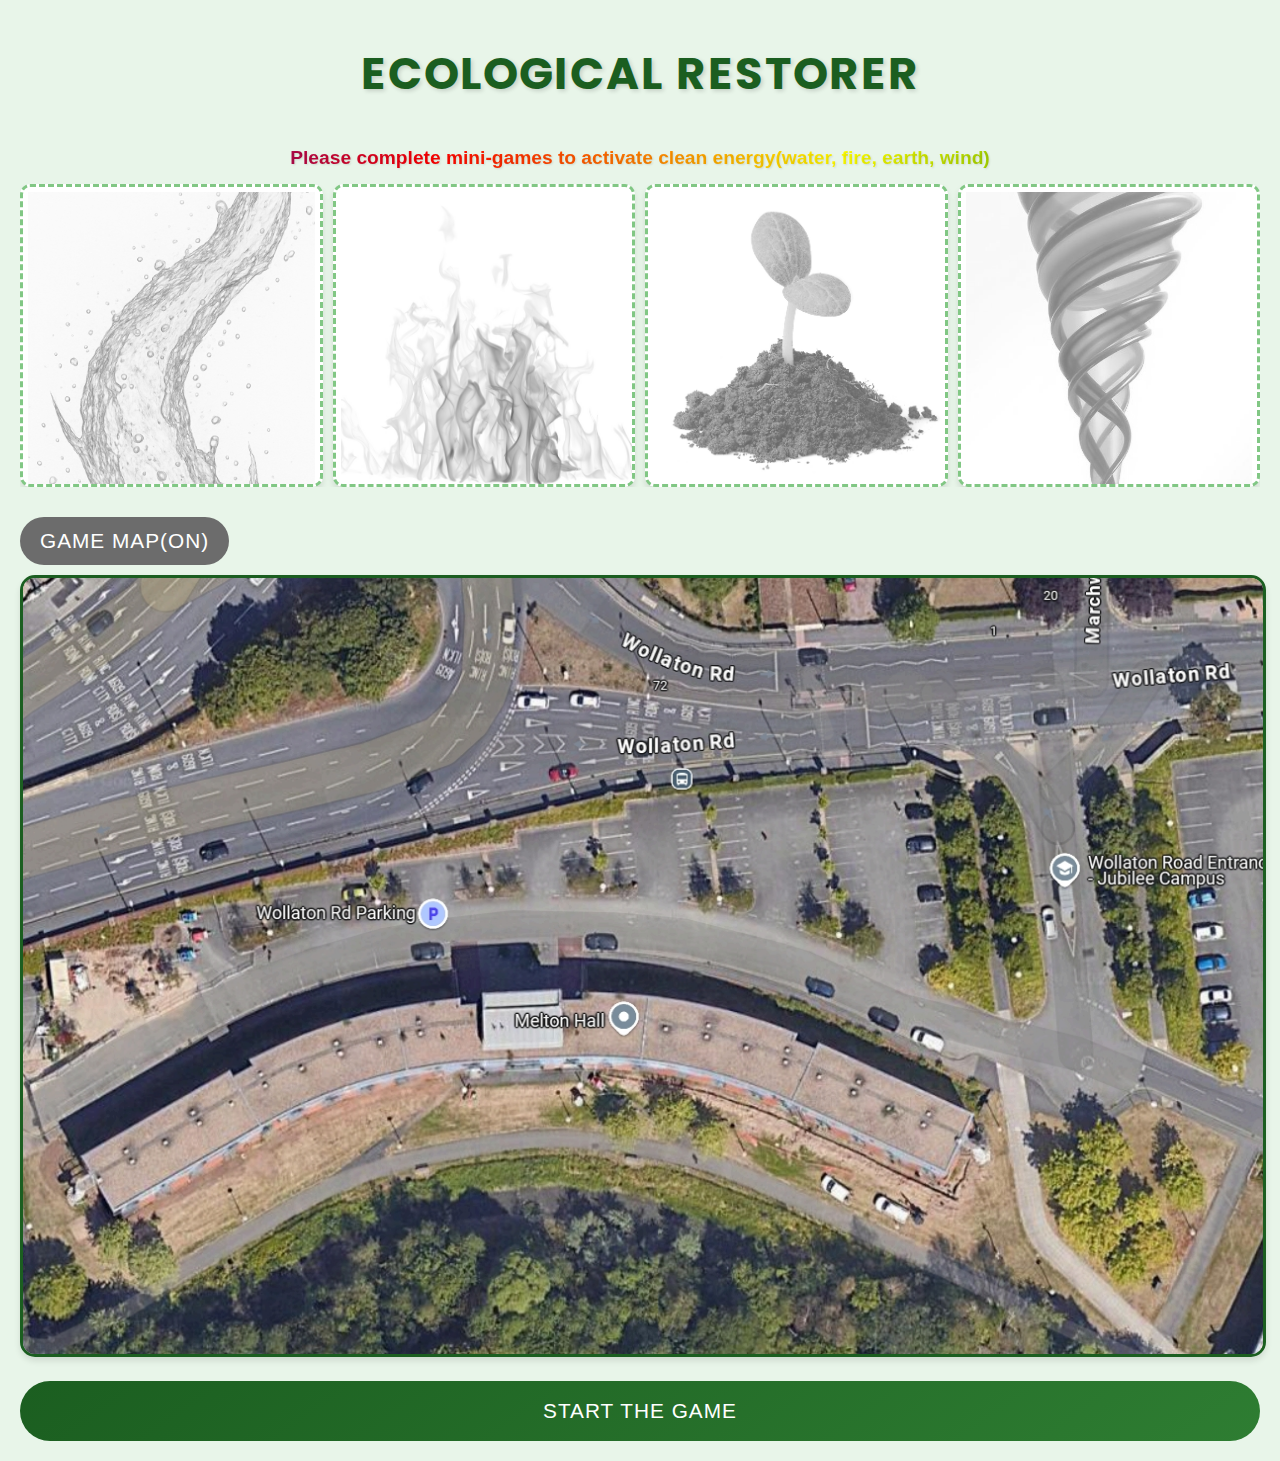
<file: index.html>
<!DOCTYPE html>
<html lang="en">
<head>
    <meta charset="UTF-8">
    <meta name="viewport" content="width=device-width, initial-scale=1.0">
    <title>Eco Restorer</title>
    <link href="https://fonts.googleapis.com/css2?family=Poppins:wght@700&display=swap" rel="stylesheet">
    <link rel="stylesheet" href="maze.css">
    <link rel="stylesheet" href="earth-quiz.css">
    <link rel="stylesheet" href="wind-game.css">
    <link rel="stylesheet" href="grass.css">
    <link rel="stylesheet" href="Overflowing Palette.css">
    <style>
        
        body {
            font-family: 'Arial Rounded MT Bold', sans-serif;
            margin: 0;
            padding: 20px;
            background: #e8f5e9;
            min-height: 100vh;
        }

        .game-title {
            text-align: center;
            color: #1b5e20;
            margin: 20px 0 40px;
            font-size: 2.8rem;
            font-family: 'Poppins', sans-serif;
            font-weight: 700;
            letter-spacing: 2px;
            text-shadow: 2px 2px 4px rgba(0,0,0,0.15);
        }

        .section-title {
            text-align: center;
            margin: 0 0 15px;
            font-size: 1.2rem;
            text-shadow: 1px 1px 2px rgba(0,0,0,0.1);
            background-image: linear-gradient(to right, #1b1bd5, #ff0000, #ffff00, #008000);
            -webkit-background-clip: text;
            background-clip: text;
            -webkit-text-fill-color: transparent;
        }

        .energy-container {
            display: grid;
            grid-template-columns: repeat(4, 1fr);
            gap: 10px;
            margin-bottom: 20px;
            overflow-x: auto;
        }

        .mini-game-buttons {
            display: none;
            grid-template-columns: repeat(4, 1fr);
            gap: 10px;
            margin: 10px 0;
        }

        .jigsaw-fire {
            display: none;
            margin: 20px 0;
            background: white;
            padding: 20px;
            border-radius: 15px;
            box-shadow: 0 4px 6px rgba(0,0,0,0.1);
        }

        .mini-game-btn {
            padding: 12px;
            border: none;
            border-radius: 8px;
            color: white;
            font-size: 1rem;
            cursor: pointer;
            display: none;
            aspect-ratio: 2/1;
            text-align: center;
            transition: transform 0.2s;
        }

        .water-btn { background-color: rgb(100, 195, 226); }
        .fire-btn { background-color: #ff4500; }
        .earth-btn { background-color: #cd853f; }
        .wind-btn { background-color: #59b259; }

        .mini-game-btn:hover {
            transform: scale(1.03);
        }

        .energy-slot {
            background: #ffffff;
            border: 3px dashed #81c784;
            border-radius: 10px;
            aspect-ratio: 1/1;
            min-width: 80px;
            display: flex;
            overflow: hidden;
            box-sizing: border-box;
            box-shadow: 0 4px 6px rgba(0,0,0,0.1);
            position: relative;
        }

        .energy-icon {
            width: 100%;
            height: 100%;
            object-fit: cover;
            filter: grayscale(100%) opacity(60%);
            transition: filter 0.3s ease;
            padding: 5px;
        }

        .energy-icon.active {
            filter: none !important;
        }

        .game-map {
            width: 100%;
            border: 3px solid #1b5e20;
            border-radius: 15px;
            margin-bottom: 20px;
            box-shadow: 0 4px 6px rgba(0,0,0,0.1);
        }

        .start-button {
            display: block;
            width: 100%;
            padding: 18px;
            background: linear-gradient(145deg, #1b5e20, #2e7d32);
            color: white;
            border: none;
            border-radius: 30px;
            font-size: 1.3rem;
            cursor: pointer;
            transition: transform 0.2s;
            text-transform: uppercase;
            letter-spacing: 1px;
        }

        .start-button:hover {
            transform: scale(1.02);
        }

        .modal {
            display: none;
            position: fixed;
            top: 0;
            left: 0;
            width: 100%;
            height: 100%;
            background: rgba(0,0,0,0.7);
            z-index: 1000;
        }

        .modal-content {
            position: relative;
            background: white;
            margin: 20vh auto;
            padding: 25px;
            width: 85%;
            border-radius: 20px;
            animation: modalSlide 0.3s ease-out;
        }

        @keyframes modalSlide {
            from { transform: translateY(-50px); opacity: 0; }
            to { transform: translateY(0); opacity: 1; }
        }

        .close-button {
            position: absolute;
            right: 20px;
            top: 15px;
            font-size: 2rem;
            cursor: pointer;
            color: #666;
            transition: color 0.2s;
        }

        .close-button:hover {
            color: #333;
        }

        .clues-container {
            display: none;
            background: #ffffff;
            border-radius: 15px;
            padding: 20px;
            margin: 10px 0;
            border: 3px solid #1b5e20;
            box-shadow: 0 4px 6px rgba(0,0,0,0.1);
        }

        .clue {
            color: #1b5e20;
            margin: 10px 0;
            font-size: 1rem;
            line-height: 1.4;
            display: none;
        }

        .hidden {
            display: none;
        }

        #mapToggle {
            margin: 10px 0;
            background: #6c6c6c !important; /* 水泥灰色 */
            background-image: none !important; /* 移除原有渐变 */
            display: inline-block;       /* 改为行内块元素 */
            width: auto;                /* 宽度自适应内容 */
            padding: 12px 20px;         /* 调小内边距 */
        }
    </style>
</head>
<body>
    <h1 class="game-title">ECOLOGICAL RESTORER</h1>
    <h2 class="section-title">Please complete mini-games to activate clean energy(water, fire, earth, wind)</h2>
    <div class="energy-container">
        <div class="energy-slot">
            <img src="water-icon.jpg" class="energy-icon water-icon" alt="Water Energy">
        </div>
        <div class="energy-slot">
            <img src="fire-icon.jpg" class="energy-icon fire-icon" alt="Fire Energy">
        </div>
        <div class="energy-slot">
            <img src="earth-icon.jpg" class="energy-icon earth-icon" alt="Earth Energy">
        </div>
        <div class="energy-slot">
            <img src="wind-icon.jpg" class="energy-icon wind-icon" alt="Wind Energy">
        </div>
    </div>

    <div class="mini-game-buttons">
        <button class="mini-game-btn water-btn">water</button>
        <button class="mini-game-btn fire-btn">fire</button>
        <button class="mini-game-btn earth-btn">earth</button>
        <button class="mini-game-btn wind-btn">wind</button>
    </div>

    <button id="finalRitualBtn" style="display:none; 
        background: linear-gradient(45deg, #255ae2, #ff0000, #bcbc09, #12aa12);
        color:white;
        padding:15px;
        border-radius:8px;
        margin:10px auto;
        border: none;
        font-weight: bold;
        background-size: 200% auto;
        transition: 0.5s;">Begin the final purification ritual</button>

    <div class="jigsaw-fire">
       <h3>Please complete the puzzle to activate fire clean energy</h3>
       <button class="fire-close-btn" onclick="closeFirePuzzle()">Close the puzzle after completion.</button>
       <iframe src="https://www.jigsawplanet.com/alylh15?rc=uplay&amp;view=iframe&amp;bgcolor=0x23d1b4" style="width:100%;height:600px" frameborder="0" allowfullscreen></iframe>
    </div>

    <button id="mapToggle" class="start-button" style="display: inline-block; width: auto; padding: 12px 20px; margin: 10px 0;">Game map(on)</button>
    <img id="gameMapImage" src="game-map.jpg" class="game-map" alt="Game Area Map">

    <div class="clues-container">
        <p id="clue1" class="clue">Clue 1: The first clean energy is located at the lamppost closest to the trash disposal area.</p>
        <p id="clue2" class="clue">Clue 2: The second clean energy is located at the first pole east of the first clean energy.</p>
        <p id="clue3" class="clue">Clue 3: The third clean energy is located at the first pole southeast of the second clean energy.</p>
        <p id="clue4" class="clue">Clue 4: The fourth clean energy is located at the first pole southeast of the third clean energy.</p>
        <p id="clue5" class="clue">Clue 5: Go to the grassland in the bottom right corner (southeast) of the map to start the purification ritual.</p>
    </div>

    <button class="start-button" onclick="showInstruction()">Start the game</button>

    <div id="instructionModal" class="modal">
        <div class="modal-content">
            <span class="close-button" onclick="closeModal()">&times;</span>
            <h2 style="color: #1b5e20; margin-bottom: 15px;">CLUE</h2>
            <p style="line-height: 1.5; color: #444;">
                Please go to the wooden tables and chairs next to the parking lot.
            </p>
        </div>
    </div>

    <div id="mazeGame">
        <div class="game-info">Tilt the phone to guide the water droplet to the exit!</div>
        <div id="mazeContainer">
            <canvas id="mazeCanvas" width="300" height="300"></canvas>
        </div>
        <div class="game-info" id="gameResult"></div>
    </div>

    <div id="earthQuizModal" class="quiz-modal">
        <div class="quiz-content">
            <h3 class="quiz-title">Please answer multiple-choice questions</h3>
            <h4 class="quiz-phase" id="quizPhase">Construction Phase: Land Development</h4>
            <img id="quizImage" src="construction.jpg" class="quiz-image">
            <h4 class="quiz-question" id="quizQuestion"></h4>
            <div class="quiz-options">
                <button class="quiz-option" data-index="0"></button>
                <button class="quiz-option" data-index="1"></button>
                <button class="quiz-option" data-index="2"></button>
                <button class="quiz-option" data-index="3"></button>
            </div>
            <h4 class="quiz-explanation" id="quizExplanation"></h4>
            <button id="quizNext" class="quiz-next">Next</button>
        </div>
    </div>

    <div id="purificationModal" class="modal">
        <div class="purification-content">
            <h4 class="purification-title">Please purify the grassland with four clean energy sources</h4>
            <div class="image-container">
                <img id="purificationImage" class="grassland-image" src="grassland1.jpg">
            </div>
            <button id="purificationAction" class="purification-button">incinerate</button>
        </div>
    </div>

    <div id="overflowingPaletteModal" class="modal">
        <div class="palette-content">
            <button id="instructionsBtn">Game Instructions</button>
            <p id="gameplayText">Gameplay: After selecting a color, the player clicks on a block area, and all connected blocks of the same color in that region will be simultaneously dyed to the target color. The player must unify the entire board into one color (green).</p>
            <div class="grid-container"></div>
            <div class="color-selector">
                <button id="resetBtn">reset</button>
                <button class="color-btn" data-color="blue" style="background: #2196F3"></button>
                <button class="color-btn" data-color="red" style="background: #F44336"></button>
                <button class="color-btn" data-color="yellow" style="background: #FFEB3B"></button>
                <button class="color-btn" data-color="green" style="background: #4CAF50"></button>
            </div>
        </div>
    </div>

    <script>
        document.getElementById('mapToggle').addEventListener('click', function() {
            const mapImage = document.getElementById('gameMapImage');
            mapImage.classList.toggle('hidden');
            this.textContent = mapImage.classList.contains('hidden') ? 'Game map(off)' : 'Game map(on)';
        });
        const TARGET_LAT = 52.954928;
        const TARGET_LON = -1.190927;
        const TARGET1_LAT = 52.955028;  
        const TARGET1_LON = -1.190765;
        const TARGET2_LAT = 52.955012;  
        const TARGET2_LON = -1.190509;
        const TARGET3_LAT = 52.954965; 
        const TARGET3_LON = -1.190255;
        const TARGET4_LAT = 52.954898; // 第四个灯杆坐标
        const TARGET4_LON = -1.190010;
        const TARGET5_LAT = 52.954679;  // 草地坐标
        const TARGET5_LON = -1.189828;
        const ACTIVATION_RADIUS = 5; // 5米范围
        let watchId = null;

        function showInstruction() {
            document.getElementById('instructionModal').style.display = "block";
            startGeoMonitoring();
        }

        function closeModal() {
            document.getElementById('instructionModal').style.display = "none";
        }

        function startGeoMonitoring() {
            if (navigator.geolocation) {
                watchId = navigator.geolocation.watchPosition(
                    position => checkPosition(position),
                    error => console.error('Positioning error:', error),
                    { enableHighAccuracy: true, maximumAge: 10000 }
                );
            }
        }

        function checkPosition(position) {
            const userLat = position.coords.latitude;
            const userLon = position.coords.longitude;
            
            const tableDistance = calculateDistance(userLat, userLon, TARGET_LAT, TARGET_LON);
            if (tableDistance <= ACTIVATION_RADIUS) {
                document.querySelector('.clues-container').style.display = 'block';
                document.getElementById('clue1').style.display = 'block';
            }

            const pole1Distance = calculateDistance(userLat, userLon, TARGET1_LAT, TARGET1_LON);
            const pole2Distance = calculateDistance(userLat, userLon, TARGET2_LAT, TARGET2_LON);
            const pole3Distance = calculateDistance(userLat, userLon, TARGET3_LAT, TARGET3_LON);
            const pole4Distance = calculateDistance(userLat, userLon, TARGET4_LAT, TARGET4_LON);
            const grassDistance = calculateDistance(userLat, userLon, TARGET5_LAT, TARGET5_LON);
            if (pole1Distance <= ACTIVATION_RADIUS) {
                document.querySelector('.mini-game-buttons').style.display = 'grid';
                document.querySelector('.water-btn').style.display = 'block';
            }
            if (pole2Distance <= ACTIVATION_RADIUS) {
                document.querySelector('.fire-btn').style.display = 'block';
            }
            if (pole3Distance <= ACTIVATION_RADIUS) {
                document.querySelector('.earth-btn').style.display = 'block';
            }
            if (pole4Distance <= ACTIVATION_RADIUS) {
                document.querySelector('.wind-btn').style.display = 'block';
            }
            if (grassDistance <= ACTIVATION_RADIUS && checkAllEnergiesActive()) {
                initGrassPurification();
            }
        }

        function checkAllEnergiesActive() {
            return Array.from(document.querySelectorAll('.energy-icon'))
                .every(icon => icon.classList.contains('active'));
        }

        function calculateDistance(lat1, lon1, lat2, lon2) {
            const R = 6371e3;
            const φ1 = lat1 * Math.PI/180;
            const φ2 = lat2 * Math.PI/180;
            const Δφ = (lat2-lat1) * Math.PI/180;
            const Δλ = (lon2-lon1) * Math.PI/180;

            const a = Math.sin(Δφ/2) * Math.sin(Δφ/2) +
                      Math.cos(φ1) * Math.cos(φ2) *
                      Math.sin(Δλ/2) * Math.sin(Δλ/2);
            const c = 2 * Math.atan2(Math.sqrt(a), Math.sqrt(1-a));
            
            return R * c;
        }

        document.querySelector('.fire-btn').addEventListener('click', function() {
            document.querySelector('.jigsaw-fire').style.display = 'block';
        });
      
        function closeFirePuzzle() {
            document.querySelector('.jigsaw-fire').style.display = 'none';
            document.querySelector('.fire-btn').disabled = true;
            document.querySelector('.fire-icon').classList.add('active');
            document.getElementById('clue3').style.display = 'block';
        }

        document.querySelector('.earth-btn').addEventListener('click', () => {
            document.getElementById('earthQuizModal').style.display = 'block';
            initializeQuiz();
        });

        window.onclick = function(event) {
            if (event.target === document.getElementById('instructionModal')) {
                closeModal();
            }
        }

    </script>
    <script src="maze.js"></script>
    <script src="earth-quiz.js"></script>
    <script src="wind-game.js"></script>
    <script src="grass.js"></script>
    <script src="Overflowing Palette.js"></script>

</body>
</html>
</file>
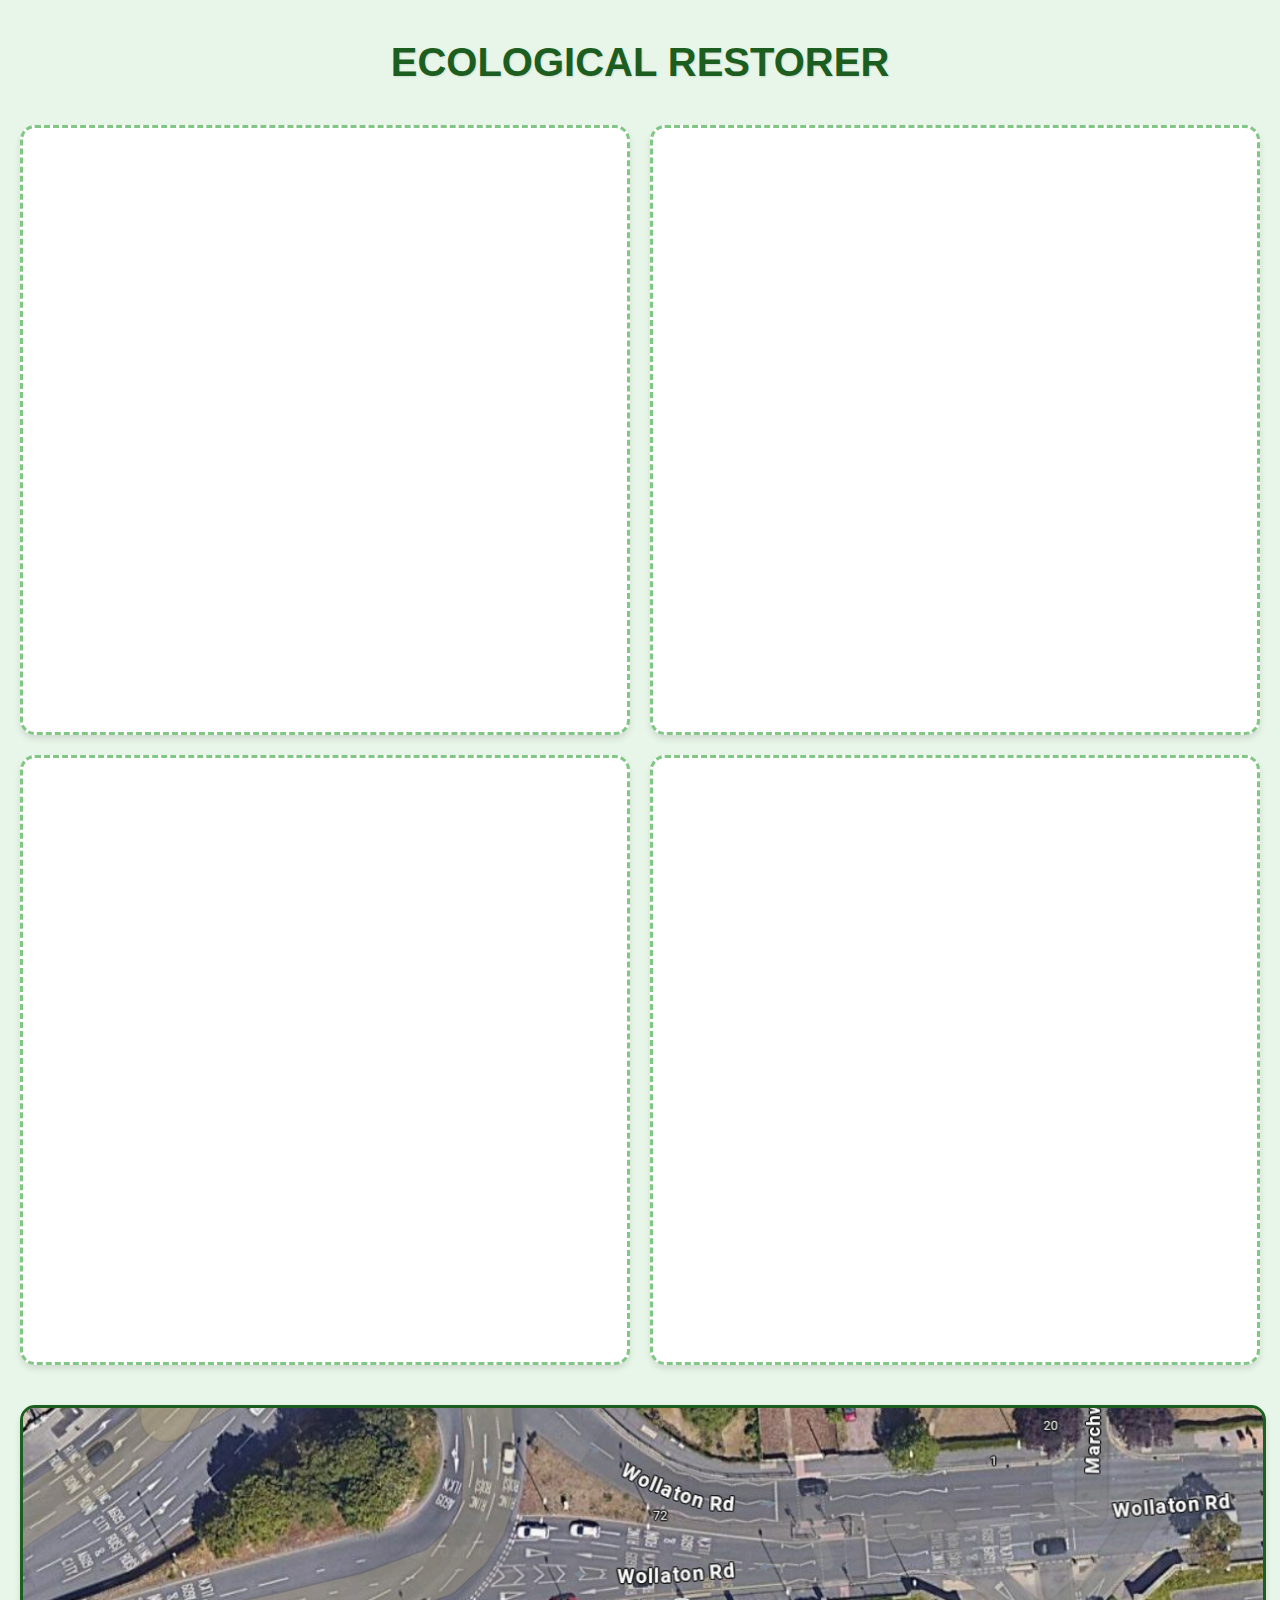
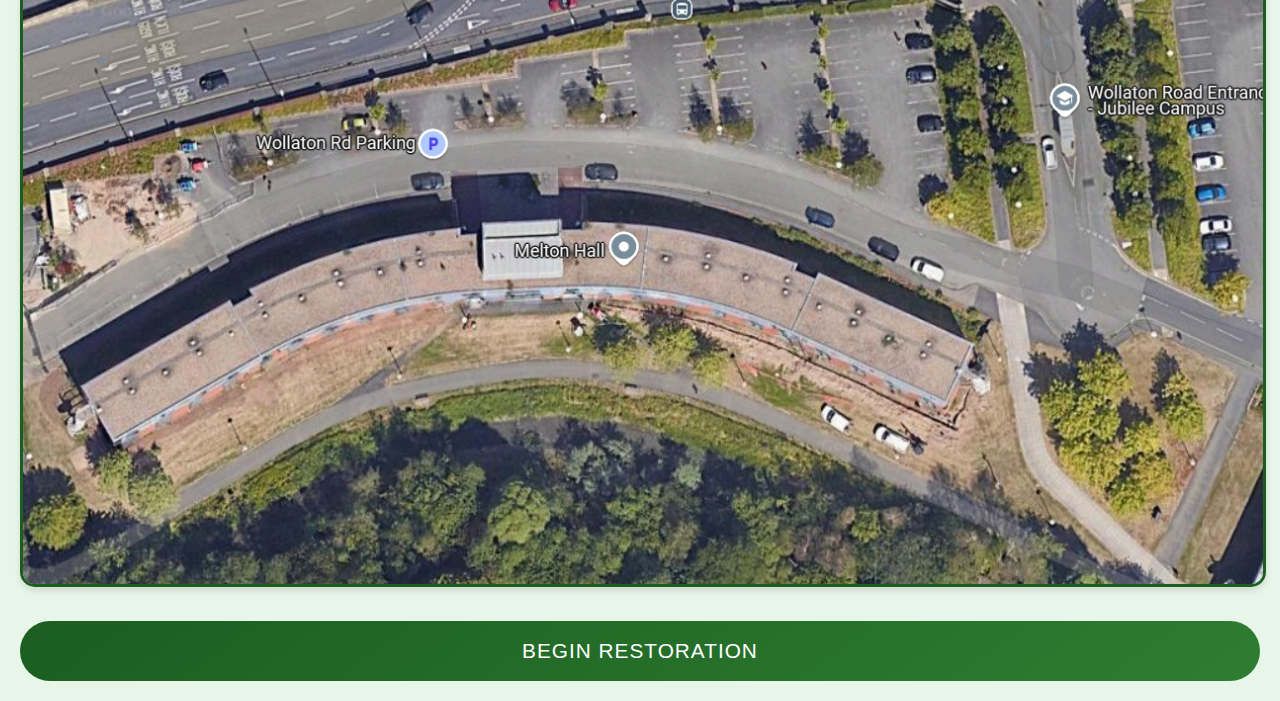
<file: ECOLOGICAL RESTORER.html>
<!DOCTYPE html>
<html lang="en">
<head>
    <meta charset="UTF-8">
    <meta name="viewport" content="width=device-width, initial-scale=1.0">
    <title>Eco Restorer</title>
    <style>
        /* Mobile-first responsive design */
        body {
            font-family: 'Arial Rounded MT Bold', sans-serif;
            margin: 0;
            padding: 20px;
            background: #e8f5e9;
            min-height: 100vh;
        }

        .game-title {
            text-align: center;
            color: #1b5e20;
            margin: 20px 0 40px;
            font-size: 2.5rem;
            text-shadow: 1px 1px 2px rgba(0,0,0,0.1);
        }

        .energy-container {
            display: grid;
            grid-template-columns: repeat(2, 1fr);
            gap: 20px;
            margin-bottom: 40px;
        }

        .energy-slot {
            background: #ffffff;
            border: 3px dashed #81c784;
            border-radius: 15px;
            aspect-ratio: 1;
            display: flex;
            align-items: center;
            justify-content: center;
            box-shadow: 0 4px 6px rgba(0,0,0,0.1);
        }

        .energy-icon {
            width: 65%;
            height: auto;
            display: none;
            filter: drop-shadow(0 2px 4px rgba(0,0,0,0.2));
        }

        .game-map {
            width: 100%;
            border: 3px solid #1b5e20;
            border-radius: 15px;
            margin-bottom: 30px;
            box-shadow: 0 4px 6px rgba(0,0,0,0.1);
        }

        .start-button {
            display: block;
            width: 100%;
            padding: 18px;
            background: linear-gradient(145deg, #1b5e20, #2e7d32);
            color: white;
            border: none;
            border-radius: 30px;
            font-size: 1.3rem;
            cursor: pointer;
            transition: transform 0.2s;
            text-transform: uppercase;
            letter-spacing: 1px;
        }

        .start-button:hover {
            transform: scale(1.02);
        }

        .modal {
            display: none;
            position: fixed;
            top: 0;
            left: 0;
            width: 100%;
            height: 100%;
            background: rgba(0,0,0,0.7);
            z-index: 1000;
        }

        .modal-content {
            position: relative;
            background: white;
            margin: 20vh auto;
            padding: 25px;
            width: 85%;
            border-radius: 20px;
            animation: modalSlide 0.3s ease-out;
        }

        @keyframes modalSlide {
            from { transform: translateY(-50px); opacity: 0; }
            to { transform: translateY(0); opacity: 1; }
        }

        .close-button {
            position: absolute;
            right: 20px;
            top: 15px;
            font-size: 2rem;
            cursor: pointer;
            color: #666;
            transition: color 0.2s;
        }

        .close-button:hover {
            color: #333;
        }
    </style>
</head>
<body>
    <h1 class="game-title">ECOLOGICAL RESTORER</h1>

    <div class="energy-container">
        <div class="energy-slot" id="water-slot">
            <img src="water-icon.jpg" class="energy-icon" alt="Water Energy">
        </div>
        <div class="energy-slot" id="fire-slot">
            <img src="fire-icon.jpg" class="energy-icon" alt="Fire Energy">
        </div>
        <div class="energy-slot" id="earth-slot">
            <img src="earth-icon.jpg" class="energy-icon" alt="Earth Energy">
        </div>
        <div class="energy-slot" id="wind-slot">
            <img src="wind-icon.jpg" class="energy-icon" alt="Wind Energy">
        </div>
    </div>

    <img src="game-map.jpg" class="game-map" alt="Game Area Map">

    <button class="start-button" onclick="showInstruction()">BEGIN RESTORATION</button>

    <div id="instructionModal" class="modal">
        <div class="modal-content">
            <span class="close-button" onclick="closeModal()">&times;</span>
            <h2 style="color: #1b5e20; margin-bottom: 15px;">Initial Briefing</h2>
            <p style="line-height: 1.5; color: #444;">
                Locate the wooden table adjacent to the parking zone to commence 
                your environmental restoration protocol. The mission starting point 
                is marked on your digital map.
            </p>
        </div>
    </div>

    <script>
        // Modal control functions
        function showInstruction() {
            document.getElementById('instructionModal').style.display = "block";
        }

        function closeModal() {
            document.getElementById('instructionModal').style.display = "none";
        }

        // Close modal when clicking outside content
        window.onclick = function(event) {
            if (event.target === document.getElementById('instructionModal')) {
                closeModal();
            }
        }

        /* Energy collection system (example activation code)
        function collectEnergy(element) {
            const icon = document.getElementById(`${element}-slot`).querySelector('.energy-icon');
            icon.style.display = 'block';
        }
        
        // Simulate collecting water energy
        collectEnergy('water');
        */
    </script>
</body>
</html>
</file>
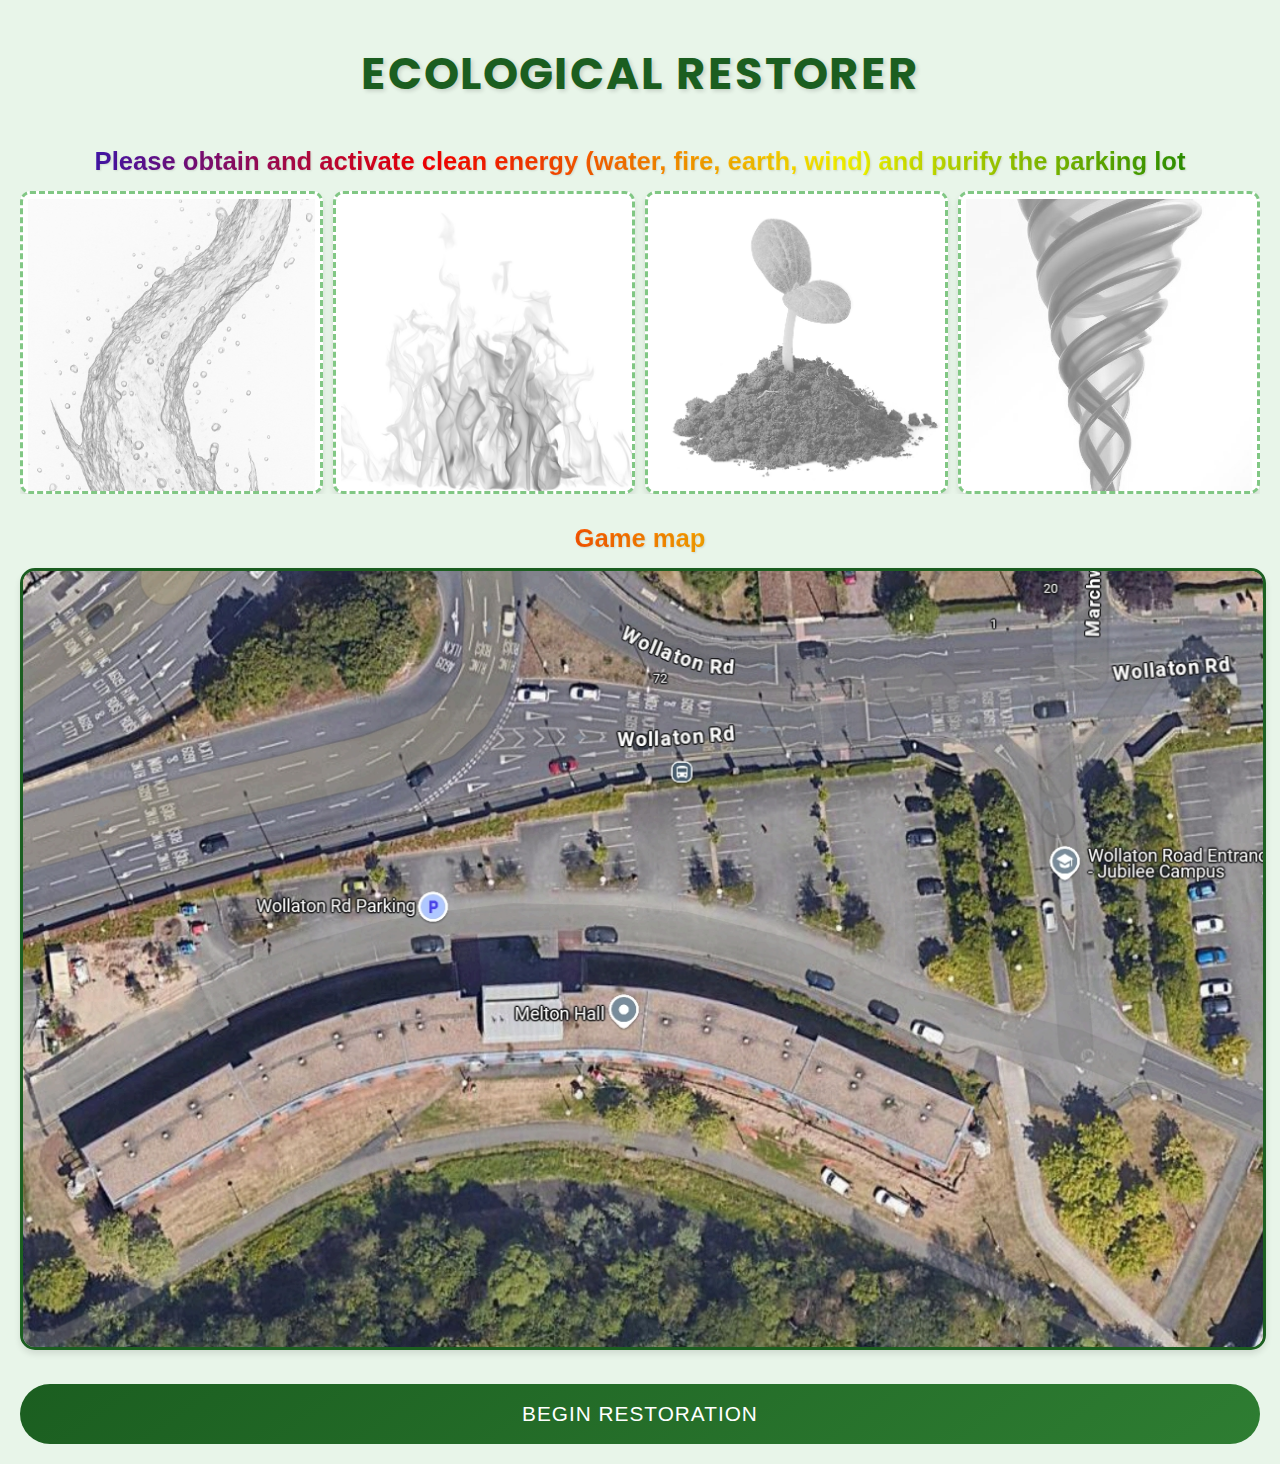
<file: old_index.html>
<!DOCTYPE html>
<html lang="en">
<head>
    <meta charset="UTF-8">
    <meta name="viewport" content="width=device-width, initial-scale=1.0">
    <title>Eco Restorer</title>
    <link href="https://fonts.googleapis.com/css2?family=Poppins:wght@700&display=swap" rel="stylesheet">
    <style>
        
        /* 新增迷宫游戏样式 */
        #mazeGame {
            display: none;
            position: fixed;
            top: 0;
            left: 0;
            width: 100%;
            height: 100%;
            background: rgba(0,0,0,0.9);
            z-index: 2000;
        }

        #mazeContainer {
            position: relative;
            width: 300px;
            height: 300px;
            margin: 50px auto;
            background: #f0f8ff;
            border-radius: 8px;
        }

        #mazeCanvas {
            border-radius: 6px;
        }

        .game-info {
            color: white;
            text-align: center;
            margin: 15px 0;
            font-size: 1.2rem;
        }

        .water-glow {
            animation: waterGlow 1.5s ease-in-out infinite;
            position: relative;
        }

        @keyframes waterGlow {
            0% { box-shadow: 0 0 10px rgba(173, 216, 230, 0.5); }
            50% { box-shadow: 0 0 20px rgba(173, 216, 230, 0.8); }
            100% { box-shadow: 0 0 10px rgba(173, 216, 230, 0.5); }
        }

        body {
            font-family: 'Arial Rounded MT Bold', sans-serif;
            margin: 0;
            padding: 20px;
            background: #e8f5e9;
            min-height: 100vh;
        }

        .game-title {
            text-align: center;
            color: #1b5e20;
            margin: 20px 0 40px;
            font-size: 2.8rem;
            font-family: 'Poppins', sans-serif;
            font-weight: 700;
            letter-spacing: 2px;
            text-shadow: 2px 2px 4px rgba(0,0,0,0.15);
        }

        .section-title {
            text-align: center;
            margin: 0 0 15px;
            font-size: 1.6rem;
            text-shadow: 1px 1px 2px rgba(0,0,0,0.1);
            background-image: linear-gradient(to right, #1b1bd5, #ff0000, #ffff00, #008000);
            -webkit-background-clip: text;
            background-clip: text;
            -webkit-text-fill-color: transparent;
            background-size: 100%;
        }

        .energy-container {
            display: grid;
            grid-template-columns: repeat(4, 1fr);
            gap: 10px;
            margin-bottom: 30px;
            overflow-x: auto;
        }

        /* 新增游戏按钮样式 */
        .mini-game-buttons {
            display: none;
            grid-template-columns: repeat(4, 1fr);
            gap: 10px;
            margin: 20px 0;
        }

        .mini-game-btn {
            padding: 12px;
            border: none;
            border-radius: 8px;
            color: white;
            font-size: 1rem;
            cursor: pointer;
            display: none;
            aspect-ratio: 2/1;
            text-align: center;
            transition: transform 0.2s;
        }

        .water-btn { background-color: lightblue; }
        .fire-btn { background-color: #ff4500; }
        .earth-btn { background-color: #cd853f; }
        .wind-btn { background-color: #006400; }

        .mini-game-btn:hover {
            transform: scale(1.03);
        }

        /* 其余原有样式保持不变 */
        .energy-slot {
            background: #ffffff;
            border: 3px dashed #81c784;
            border-radius: 10px;
            aspect-ratio: 1/1;
            min-width: 80px;
            display: flex;
            overflow: hidden;
            box-sizing: border-box;
            box-shadow: 0 4px 6px rgba(0,0,0,0.1);
        }

        .energy-icon {
            width: 100%;
            height: 100%;
            object-fit: cover;
            filter: grayscale(100%) opacity(60%);
            transition: filter 0.3s ease;
            padding: 5px;
        }

        .energy-icon.active {
            filter: none !important;
            animation: pulse 1s ease-in-out, waterGlow 1.5s ease-in-out infinite;
        }

        @keyframes pulse {
            0% { transform: scale(1); }
            50% { transform: scale(1.05); }
            100% { transform: scale(1); }
        }

        .game-map {
            width: 100%;
            border: 3px solid #1b5e20;
            border-radius: 15px;
            margin-bottom: 30px;
            box-shadow: 0 4px 6px rgba(0,0,0,0.1);
        }

        .start-button {
            display: block;
            width: 100%;
            padding: 18px;
            background: linear-gradient(145deg, #1b5e20, #2e7d32);
            color: white;
            border: none;
            border-radius: 30px;
            font-size: 1.3rem;
            cursor: pointer;
            transition: transform 0.2s;
            text-transform: uppercase;
            letter-spacing: 1px;
        }

        .start-button:hover {
            transform: scale(1.02);
        }

        .modal {
            display: none;
            position: fixed;
            top: 0;
            left: 0;
            width: 100%;
            height: 100%;
            background: rgba(0,0,0,0.7);
            z-index: 1000;
        }

        .modal-content {
            position: relative;
            background: white;
            margin: 20vh auto;
            padding: 25px;
            width: 85%;
            border-radius: 20px;
            animation: modalSlide 0.3s ease-out;
        }

        @keyframes modalSlide {
            from { transform: translateY(-50px); opacity: 0; }
            to { transform: translateY(0); opacity: 1; }
        }

        .close-button {
            position: absolute;
            right: 20px;
            top: 15px;
            font-size: 2rem;
            cursor: pointer;
            color: #666;
            transition: color 0.2s;
        }

        .close-button:hover {
            color: #333;
        }

        .clues-container {
            display: none;
            background: #ffffff;
            border-radius: 15px;
            padding: 20px;
            margin: 20px 0;
            border: 3px solid #1b5e20;
            box-shadow: 0 4px 6px rgba(0,0,0,0.1);
        }

        .clue {
            color: #1b5e20;
            margin: 10px 0;
            font-size: 1rem;
            line-height: 1.4;
            display: none;
        }
    </style>
</head>
<body>
    <h1 class="game-title">ECOLOGICAL RESTORER</h1>

    <h2 class="section-title">Please obtain and activate clean energy (water, fire, earth, wind) and purify the parking lot</h2>
    <div class="energy-container">
        <div class="energy-slot">
            <img src="water-icon.jpg" class="energy-icon" alt="Water Energy">
        </div>
        <div class="energy-slot">
            <img src="fire-icon.jpg" class="energy-icon" alt="Fire Energy">
        </div>
        <div class="energy-slot">
            <img src="earth-icon.jpg" class="energy-icon" alt="Earth Energy">
        </div>
        <div class="energy-slot">
            <img src="wind-icon.jpg" class="energy-icon" alt="Wind Energy">
        </div>
    </div>

    <div class="mini-game-buttons">
        <button class="mini-game-btn water-btn">Start the mini-game(water)</button>
        <button class="mini-game-btn fire-btn">Start the mini-game(fire)</button>
        <button class="mini-game-btn earth-btn">Start the mini-game(earth)</button>
        <button class="mini-game-btn wind-btn">Start the mini-game(wind)</button>
    </div>

    <h2 class="section-title">Game map</h2>
    <img src="game-map.jpg" class="game-map" alt="Game Area Map">

    <div class="clues-container">
        <p id="clue1" class="clue">Clue 1: The first clean energy is located at the lamppost closest to the trash disposal area.</p>
        <p id="clue2" class="clue">Clue 2: The second clean energy is located at the first pole east of the first clean energy.</p>
        <p id="clue3" class="clue">Clue 3: The third clean energy is located at the first pole southeast of the second clean energy.</p>
        <p id="clue4" class="clue">Clue 4: The fourth clean energy is located at the first pole southeast of the third clean energy.</p>
        <p id="clue5" class="clue">Clue 5: Go to the grassland in the bottom right corner (southeast) of the map to start the purification ritual.</p>
    </div>

    <button class="start-button" onclick="showInstruction()">BEGIN RESTORATION</button>

    <div id="instructionModal" class="modal">
        <div class="modal-content">
            <span class="close-button" onclick="closeModal()">&times;</span>
            <h2 style="color: #1b5e20; margin-bottom: 15px;">GAME START</h2>
            <p style="line-height: 1.5; color: #444;">
                Please go to the wooden tables and chairs next to the parking lot.
            </p>
        </div>
    </div>

    <!-- 新增迷宫游戏结构 -->
    <div id="mazeGame">
        <div class="game-info">Tilt the phone to guide the water droplet to the exit!</div>
        <div id="mazeContainer">
            <canvas id="mazeCanvas" width="300" height="300"></canvas>
        </div>
        <div class="game-info" id="gameResult"></div>
    </div>

    <script>
        const TARGET_LAT = 52.954928;
        const TARGET_LON = -1.190927;
        const TARGET1_LAT = 52.955028;  // 第一个灯杆坐标
        const TARGET1_LON = -1.190765;
        const ACTIVATION_RADIUS = 5; // 5米范围
        let watchId = null;

        // 迷宫游戏逻辑
        let maze = [
            [1,1,1,1,1,1,1,1,1,1],
            [1,0,0,0,1,0,0,0,0,1],
            [1,1,1,0,1,0,1,1,0,1],
            [1,0,0,0,0,0,0,1,0,1],
            [1,0,1,1,1,1,0,1,0,1],
            [1,0,0,0,0,0,0,1,0,1],
            [1,1,1,1,1,0,1,1,0,1],
            [1,0,0,0,0,0,0,0,0,1],
            [1,0,1,1,1,1,1,1,1,1],
            [1,1,1,1,1,1,1,1,1,1]
        ];
        let player = { x: 4.5, y: 4.5, size: 12 };
        let lastUpdate = 0;
        const CELL_SIZE = 30;

        function showInstruction() {
            document.getElementById('instructionModal').style.display = "block";
            startGeoMonitoring();
        }

        function closeModal() {
            document.getElementById('instructionModal').style.display = "none";
        }

        function startGeoMonitoring() {
            if (navigator.geolocation) {
                watchId = navigator.geolocation.watchPosition(
                    position => checkPosition(position),
                    error => console.error('定位错误:', error),
                    { enableHighAccuracy: true, maximumAge: 10000 }
                );
            }
        }

        function checkPosition(position) {
            const userLat = position.coords.latitude;
            const userLon = position.coords.longitude;
            
            // 检查木质桌椅区域
            const tableDistance = calculateDistance(userLat, userLon, TARGET_LAT, TARGET_LON);
            if (tableDistance <= ACTIVATION_RADIUS) {
                document.querySelector('.clues-container').style.display = 'block';
                document.getElementById('clue1').style.display = 'block';
            }

            // 检查第一个灯杆区域
            const poleDistance = calculateDistance(userLat, userLon, TARGET1_LAT, TARGET1_LON);
            if (poleDistance <= ACTIVATION_RADIUS) {
                document.querySelector('.mini-game-buttons').style.display = 'grid';
                document.querySelector('.water-btn').style.display = 'block';
            }
        }

        function calculateDistance(lat1, lon1, lat2, lon2) {
            const R = 6371e3;
            const φ1 = lat1 * Math.PI/180;
            const φ2 = lat2 * Math.PI/180;
            const Δφ = (lat2-lat1) * Math.PI/180;
            const Δλ = (lon2-lon1) * Math.PI/180;

            const a = Math.sin(Δφ/2) * Math.sin(Δφ/2) +
                      Math.cos(φ1) * Math.cos(φ2) *
                      Math.sin(Δλ/2) * Math.sin(Δλ/2);
            const c = 2 * Math.atan2(Math.sqrt(a), Math.sqrt(1-a));
            
            return R * c;
        }

        function initMaze() {
            const canvas = document.getElementById('mazeCanvas');
            const ctx = canvas.getContext('2d');
            
            // 绘制迷宫
            ctx.fillStyle = '#30475e';
            maze.forEach((row, y) => {
                row.forEach((cell, x) => {
                    if (cell === 1) {
                        ctx.fillRect(x * CELL_SIZE, y * CELL_SIZE, CELL_SIZE, CELL_SIZE);
                    }
                });
            });

            // 绘制出口（左下角）
            ctx.fillStyle = '#8ac6d1';
            ctx.fillRect(1 * CELL_SIZE, 8 * CELL_SIZE, CELL_SIZE, CELL_SIZE);
        }

        function updatePosition(beta, gamma) {
            const now = Date.now();
            if (now - lastUpdate < 30) return; // 提高更新频率
            
            const dx = gamma * 0.03;  // 降低灵敏度
            const dy = beta * 0.03;

            const newX = player.x + dx;
            const newY = player.y + dy;

            // 改进的碰撞检测
            if (!checkCollision(newX, newY)) {
                player.x = Math.max(1.2, Math.min(8.8, newX)); // 增加边界缓冲
                player.y = Math.max(1.2, Math.min(8.8, newY));
            }

            drawPlayer();
            checkExit();
            lastUpdate = now;
        }

        function checkCollision(x, y) {
            // 精确到像素级的碰撞检测
            const radius = player.size / 2;
            const checkPoints = [
                [x - radius/CELL_SIZE, y],          // 左
                [x + radius/CELL_SIZE, y],         // 右
                [x, y - radius/CELL_SIZE],         // 上
                [x, y + radius/CELL_SIZE]          // 下
            ];

            return checkPoints.some(([px, py]) => {
                const cellX = Math.floor(px);
                const cellY = Math.floor(py);
                return maze[cellY][cellX] === 1;
            });
        }

        function drawPlayer() {
            const canvas = document.getElementById('mazeCanvas');
            const ctx = canvas.getContext('2d');
            
            ctx.clearRect(0, 0, canvas.width, canvas.height);
            initMaze();
            
            // 绘制水滴
            ctx.beginPath();
            ctx.arc(
                player.x * CELL_SIZE,
                player.y * CELL_SIZE,
                player.size, 0, Math.PI * 2
            );
            ctx.fillStyle = 'rgba(173, 216, 230, 0.8)';
            ctx.fill();
        }

        function checkExit() {
            // 精确的出口检测
            const exitX = 1;
            const exitY = 8;
            if (player.x >= exitX + 0.2 && player.x <= exitX + 0.8 &&
                player.y >= exitY + 0.2 && player.y <= exitY + 0.8) {
                document.getElementById('gameResult').textContent = "成功获取水系能源！";
                setTimeout(() => {
                    document.getElementById('mazeGame').style.display = 'none';
                    unlockWaterEnergy();
                    window.removeEventListener('deviceorientation', updatePosition);
                }, 500);
            }
        }

        function unlockWaterEnergy() {
            document.querySelector('.water-btn').disabled = true;
            document.querySelector('.water-icon').classList.add('active');
        }

        document.querySelector('.water-btn').addEventListener('click', () => {
            document.getElementById('mazeGame').style.display = 'block';
            player = { x: 4.5, y: 4.5, size: 12 }; // 重置玩家位置
            initMaze();
            drawPlayer();

            if (typeof DeviceOrientationEvent !== 'undefined' && 
                typeof DeviceOrientationEvent.requestPermission === 'function') {
                DeviceOrientationEvent.requestPermission()
                    .then(permission => {
                        if (permission === 'granted') {
                            window.addEventListener('deviceorientation', (e) => {
                                updatePosition(e.beta, e.gamma);
                            });
                        }
                    });
            } else {
                window.addEventListener('deviceorientation', (e) => {
                    updatePosition(e.beta, e.gamma);
                });
            }
        });

        window.onclick = function(event) {
            if (event.target === document.getElementById('instructionModal')) {
                closeModal();
            }
        }
    </script>
</body>
</html>
</file>
<file: maze.css>
#mazeGame {
            display: none;
            position: fixed;
            top: 0;
            left: 0;
            width: 100%;
            height: 100%;
            background: rgba(0,0,0,0.9);
            z-index: 2000;
        }

        #mazeContainer {
            position: relative;
            width: 300px;
            height: 300px;
            margin: 50px auto;
            background: #f0f8ff;
            border-radius: 8px;
        }

        #mazeCanvas {
            border-radius: 6px;
        }

        .game-info {
            color: white;
            text-align: center;
            margin: 15px 0;
            font-size: 1.2rem;
        }
</file>
<file: earth-quiz.css>
.quiz-modal {
    display: none;
    position: fixed;
    top: 0;
    left: 0;
    width: 100%;
    height: 100%;
    background: rgba(0,0,0,0.8);
    z-index: 2000;
}

.quiz-content {
    position: relative;
    background: white;
    margin: 5% auto;
    padding: 25px;
    width: 90%;
    max-width: 600px;
    border-radius: 15px;
}

.quiz-phase {
    color: #cd853f;
    font-size: 0.9rem;
    margin: 15px 0;
}

.quiz-image {
    width: 200px;
    height: 200px;
    object-fit: cover;
    border-radius: 10px;
    margin: 10px auto;
    display: block;
}

.quiz-question {
    color: #1b5e20;
    margin: 20px 0;
    font-size: 0.9rem;
}

.quiz-options {
    display: grid;
    gap: 10px;
    margin: 20px 0;
}

.quiz-option {
    background: white;
    border: 2px solid #cd853f;
    border-radius: 8px;
    padding: 12px;
    cursor: pointer;
    transition: all 0.2s;
}

.quiz-option.correct {
    background: #90EE90 !important;
    border-color: #006400;
}

.quiz-option.wrong {
    background: #FFB6C1 !important;
    border-color: #8B0000;
}

.quiz-explanation {
    color: #1b5e20;
    margin: 15px 0;
    display: none;
    font-size: 0.9rem;
}

.quiz-next {
    background: #cd853f;
    color: white;
    border: none;
    padding: 12px 30px;
    border-radius: 25px;
    cursor: pointer;
    display: none;
    margin: 20px auto 0;
}
</file>
<file: wind-game.css>
/* 风系游戏模态框样式 */
.wind-modal {
    display: none;
    position: fixed;
    top: 0;
    left: 0;
    width: 100%;
    height: 100%;
    background: rgba(0,0,0,0.7);
    z-index: 1000;
}

.wind-content {
    position: relative;
    background: white;
    margin: 15vh auto;
    padding: 25px;
    width: 85%;
    border-radius: 20px;
    text-align: center;
}

.wind-progress-container {
    height: 30px;
    background: #f0f0f0;
    border-radius: 15px;
    margin: 20px 0;
    overflow: hidden;
    position: relative;
}

#windProgress {
    width: 0%;
    height: 100%;
    background: linear-gradient(90deg, #a8edea 0%, #fed6e3 100%);
    transition: width 0.3s ease;
}

.wind-particle {
    position: absolute;
    width: 12px;
    height: 12px;
    background: #a8edea;
    border-radius: 50%;
    animation: float 3s infinite;
    opacity: 0.7;
}

@keyframes float {
    0%, 100% { transform: translateY(0) rotate(0deg); }
    50% { transform: translateY(-20px) rotate(180deg); }
}

.blow-btn {
    padding: 12px 30px;
    background: #006400;
    color: white;
    border: none;
    border-radius: 25px;
    font-size: 1.1rem;
    cursor: pointer;
    transition: transform 0.2s;
    margin-top: 15px;
}

.blow-btn:hover {
    transform: scale(1.05);
}

.success-message {
    color: #008000;
    font-weight: bold;
    margin-top: 15px;
    display: none;
}
</file>
<file: grass.css>
/* grass.css */
#purificationModal {
    background: rgba(0,0,0,0.5);
    display: none;
    position: fixed;
    top: 0;
    left: 0;
    width: 100%;
    height: 100%;
    z-index: 1000;
}

.purification-content {
    background: white;
    border-radius: 15px;
    padding: 20px;
    position: relative;
    top: 50%;
    left: 50%;
    transform: translate(-50%, -50%);
    max-width: 90%;
}

.purification-title {
    color: #1b5e20;
    margin-bottom: 15px;
}

#purificationAction {
    background-color: #ff4500;
    color: white;
}

#purificationAction.return-btn {
    background-color: white !important;
    color: black !important;
    border: 1px solid #333 !important;
}

/* 新增净化模态框样式 */
#purificationModal .purification-content {
    position: relative;
    background: white;
    margin: 10vh auto;
    padding: 25px;
    width: 85%;
    border-radius: 20px;
    text-align: center;
}
#purificationModal .grassland-image {
    width: 100%;
    max-width: 300px;
    height: 200px;
    border-radius: 10px;
    margin: 15px 0;
}
.purification-button {
    padding: 12px 24px;
    font-size: 1.1rem;
    border-radius: 25px;
    transition: all 0.3s;
    border: none;
    cursor: pointer;
}
</file>
<file: Overflowing Palette.css>
/* Overflowing Palette.css */
#overflowingPaletteModal {
    display: none;
    position: fixed;
    top: 0;
    left: 0;
    width: 100%;
    height: 100%;
    background: rgba(0,0,0,0.8);
    z-index: 2000;
}

.palette-content {
    position: relative;
    background: #f0f4f7;
    margin: 5vh auto;
    padding: 20px;
    width: 95%;
    max-width: 450px;
    border-radius: 15px;
}

#instructionsBtn {
    margin-bottom: 10px;
    padding: 8px 15px;
    border-radius: 20px;
    background: #2e7d32;
    color: white;
    border: none;
}

#gameplayText {
    display: none;
    background: #ffffff;
    padding: 10px;
    border-radius: 8px;
    margin: 10px 0;
    font-size: 0.9rem;
}

.grid-container {
    display: grid;
    grid-template-columns: repeat(6, 30px); /* 减小列宽为30px */
    gap: 3px;
    margin: 15px 0;
    justify-content: center; /* 新增居中显示 */
}

.grid-cell {
    aspect-ratio: 1;
    border-radius: 4px;
    transition: background-color 0.3s ease;
    cursor: pointer;
    width: 30px; /* 新增固定宽度 */
    height: 30px; /* 新增固定高度 */
}

.color-selector {
    display: flex;
    justify-content: space-between;
    margin-top: 15px;
}

.color-btn {
    width: 35px;
    height: 35px;
    border-radius: 50%;
    border: 2px solid transparent;
    cursor: pointer;
    transition: transform 0.2s;
}

.color-btn.selected {
    border: 3px solid #333;
    transform: scale(1.1);
}

#resetBtn {
    padding: 6px 12px;
    border-radius: 15px;
    background: #666;
    color: white;
    border: none;
    font-size: 0.9rem;
}
</file>
